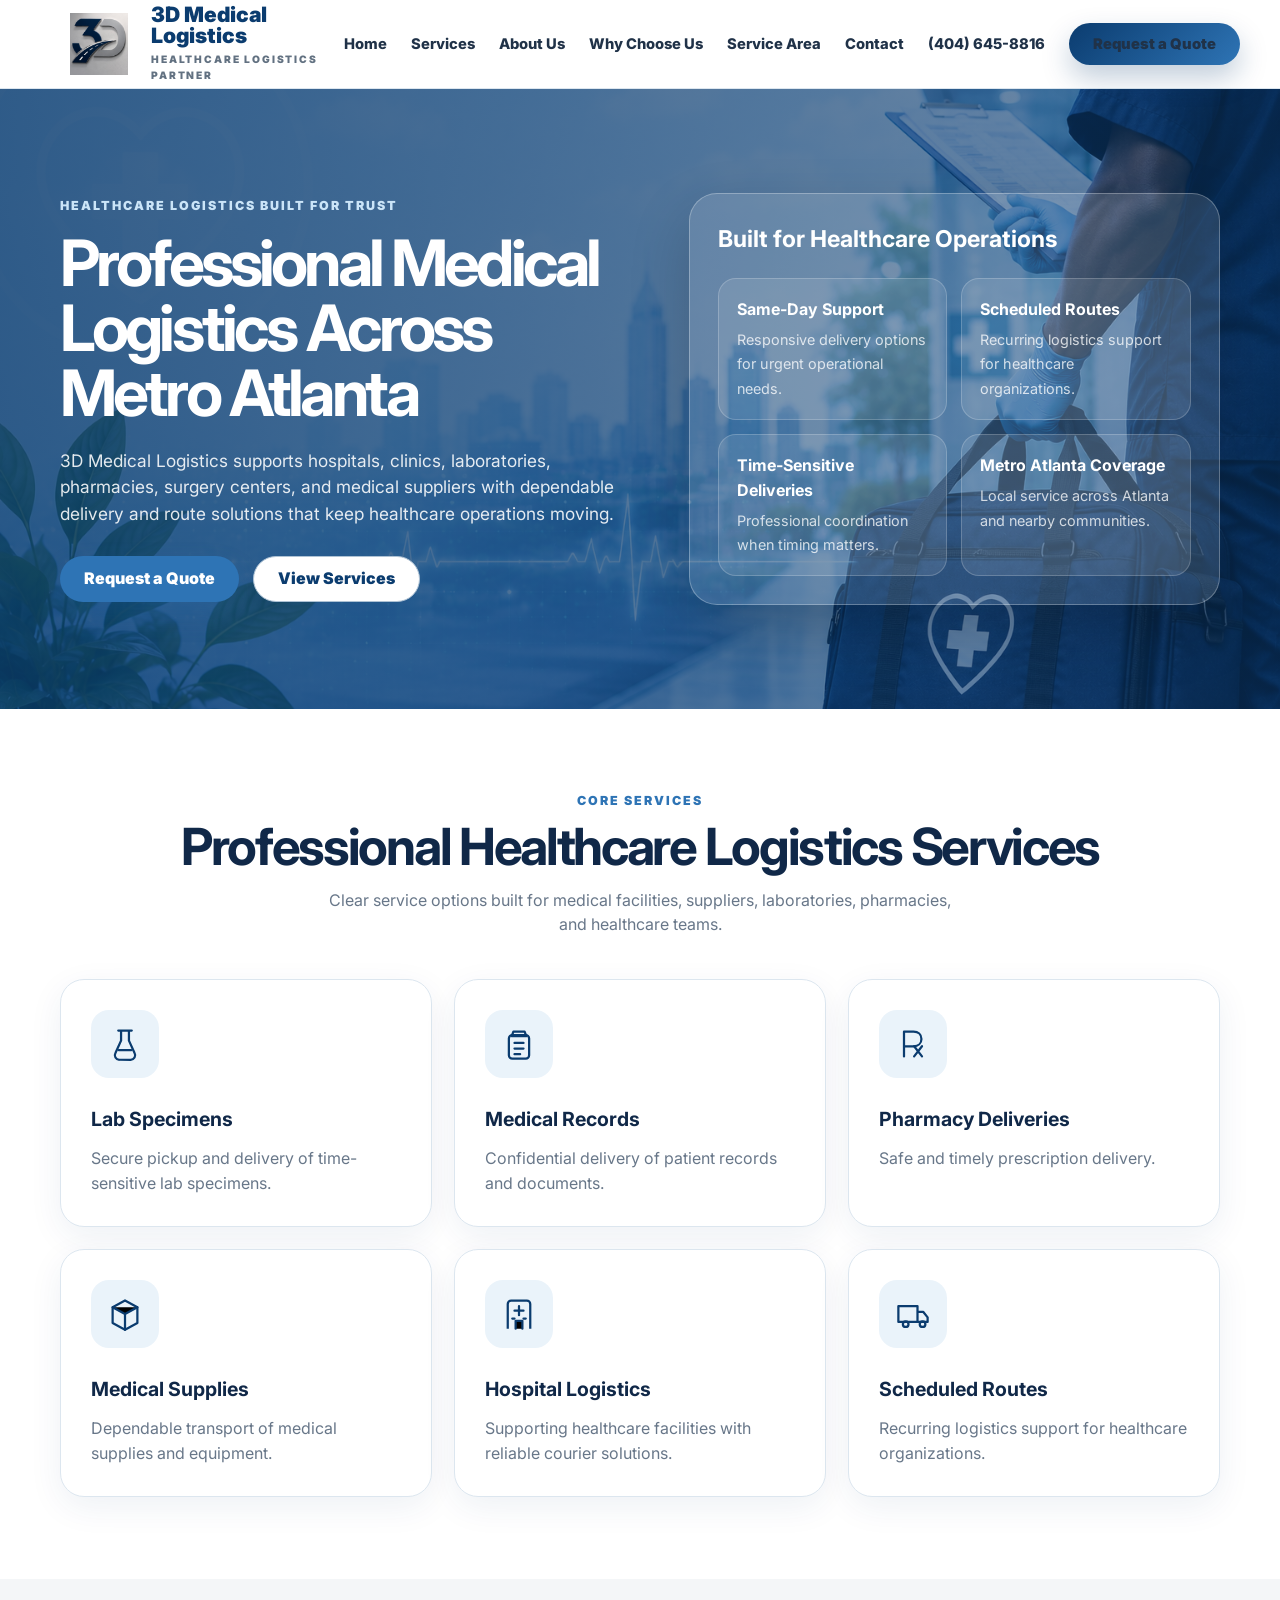
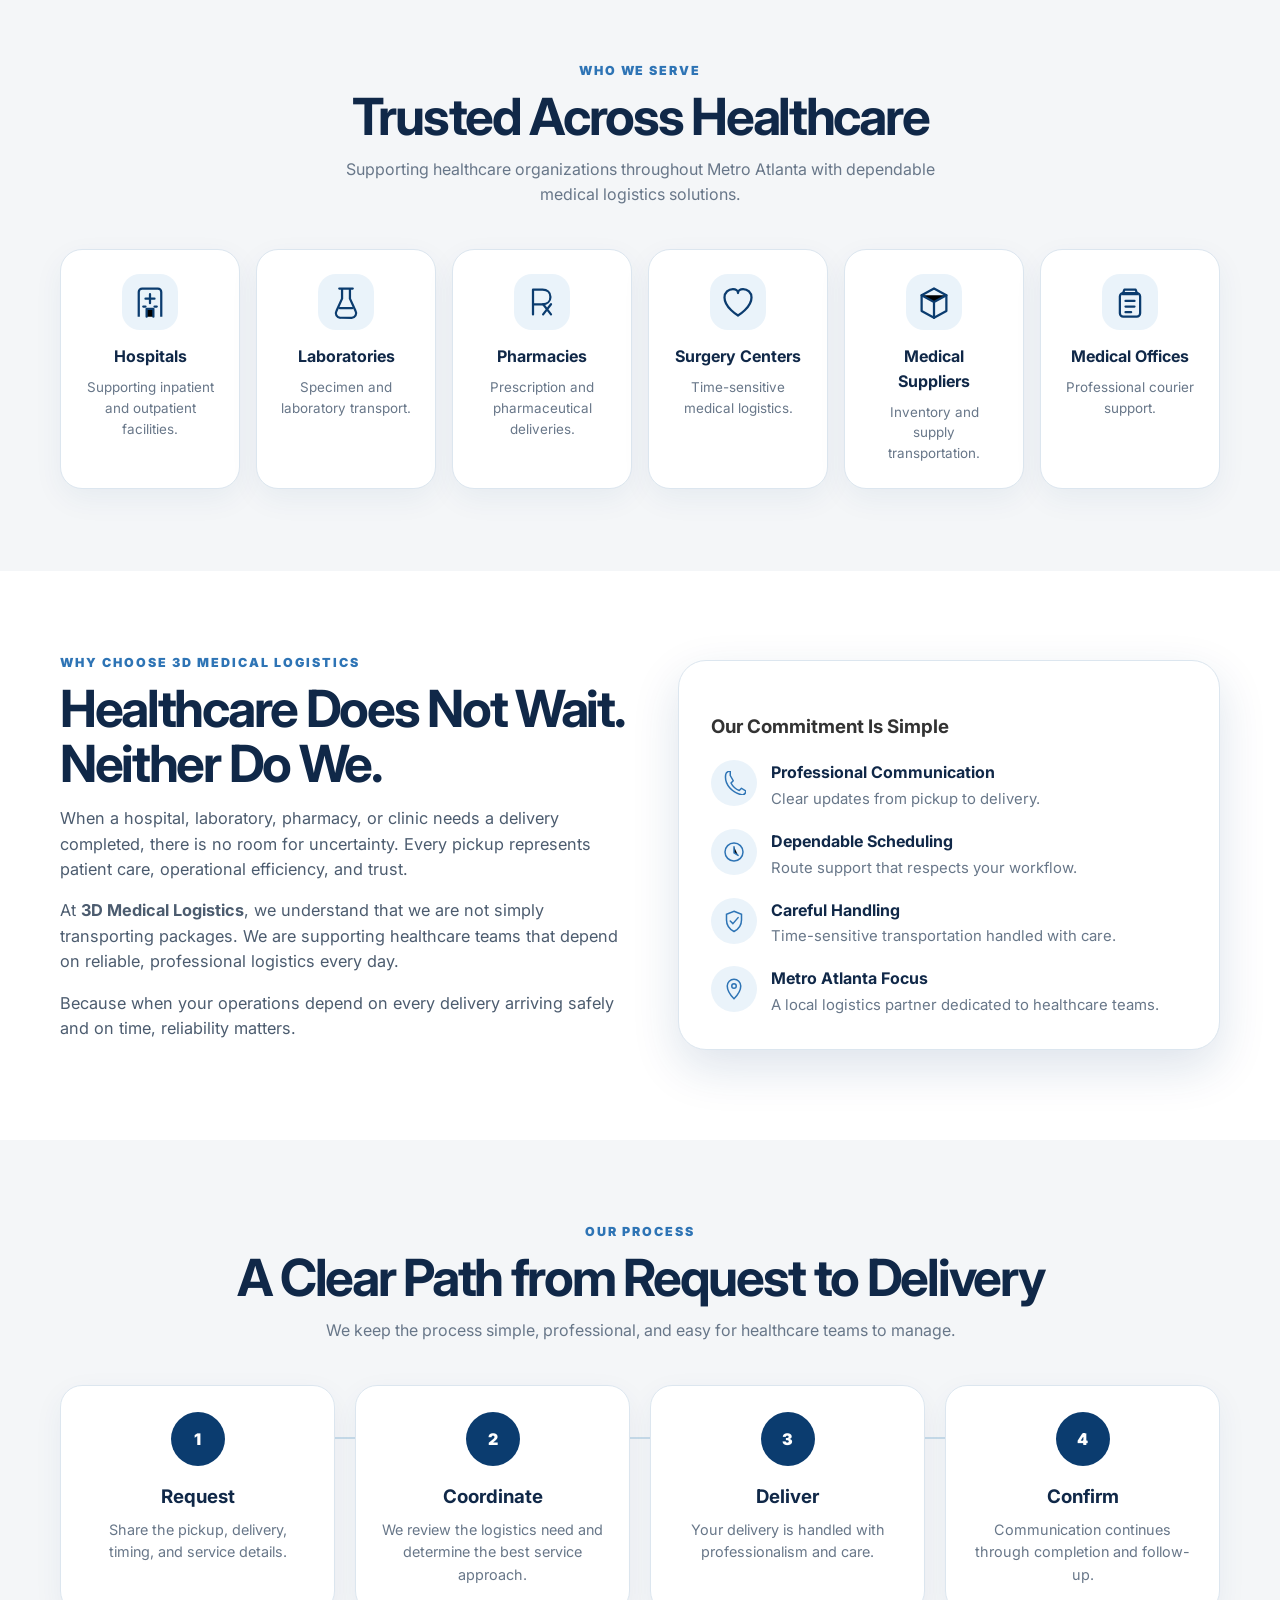
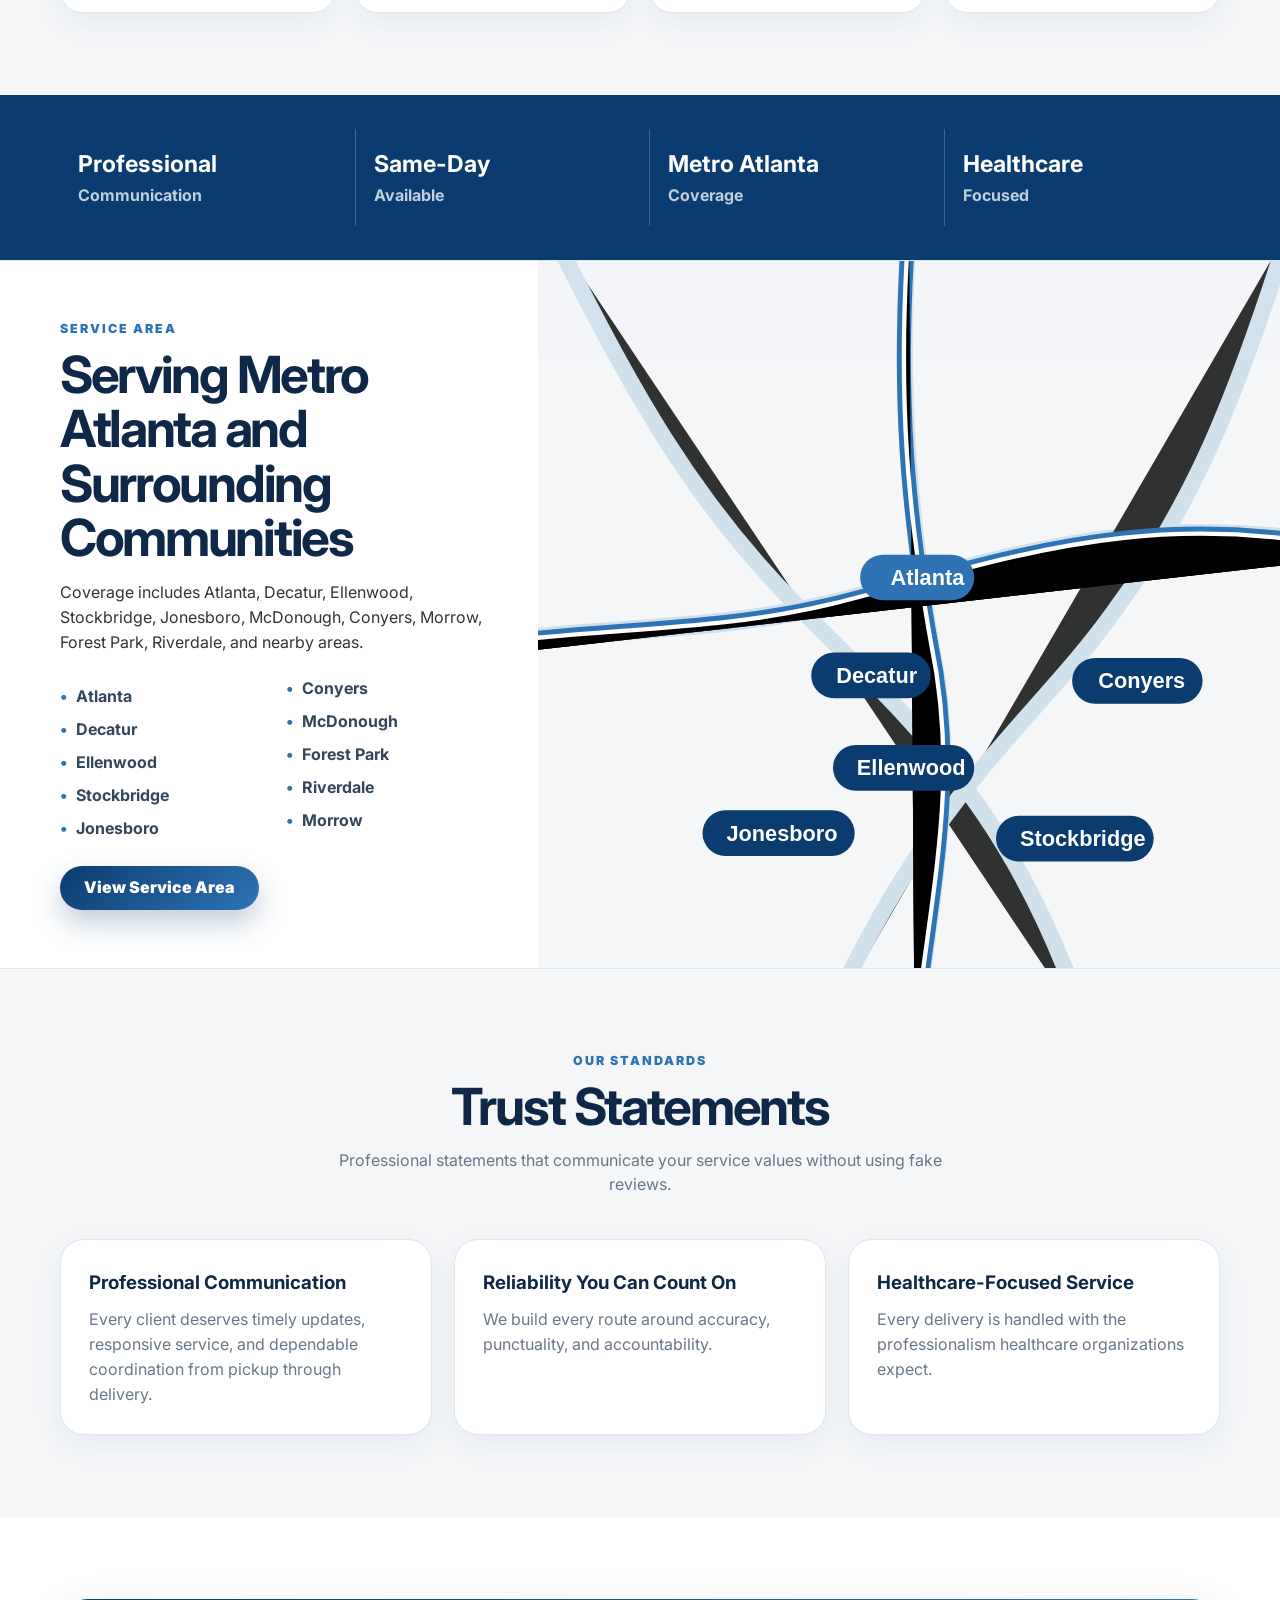
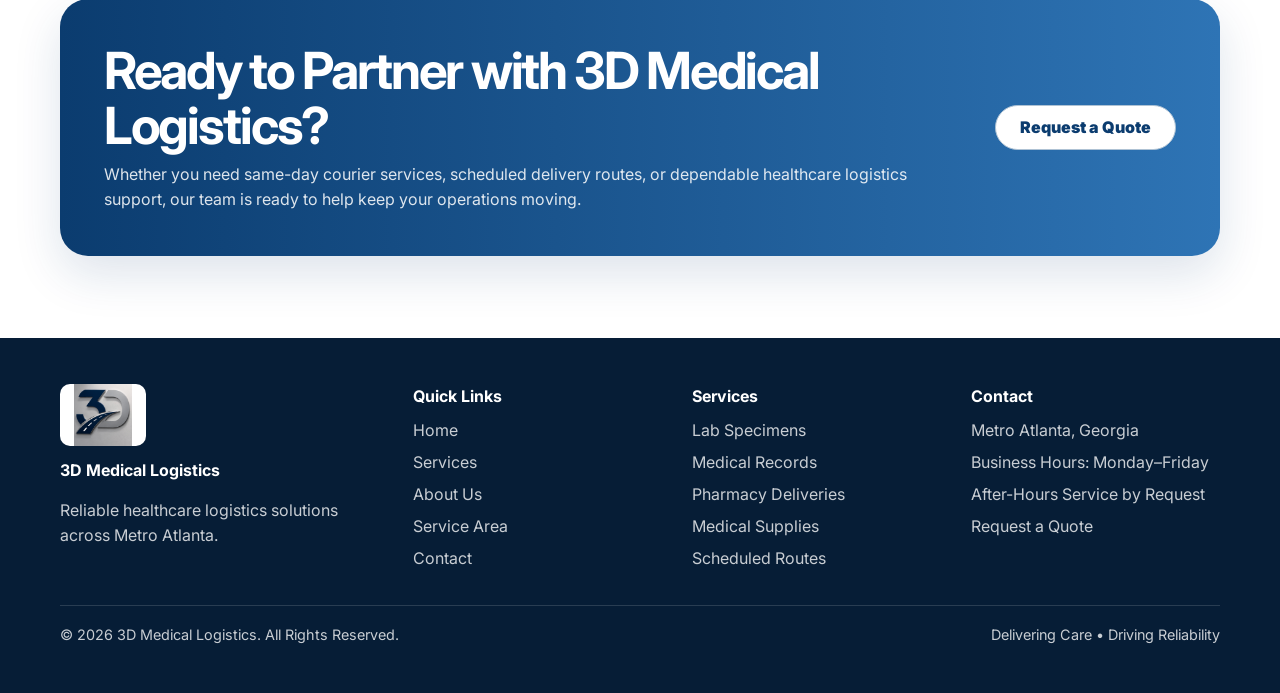
<file: 3d-medical-logistics-site/index.html>
<!doctype html><html lang="en"><head><meta charset="utf-8"><meta name="viewport" content="width=device-width,initial-scale=1"><title>3D Medical Logistics | Medical Courier Services</title><meta name="description" content="Professional medical courier and healthcare logistics services across Metro Atlanta."><link rel="stylesheet" href="styles.css"></head><body><header class="header"><div class="container nav">
<a class="brand" href="index.html"><img src="assets/logo.png" alt="3D Medical Logistics logo"><span><strong>3D Medical Logistics</strong><small>Healthcare Logistics Partner</small></span></a>
<button class="menu" type="button">Menu</button>
<nav class="links">
<a href="index.html">Home</a><a href="services.html">Services</a><a href="about.html">About Us</a><a href="why-choose-us.html">Why Choose Us</a><a href="service-area.html">Service Area</a><a href="contact.html">Contact</a><a class="phone-link" href="tel:4046458816">(404) 645-8816</a><a class="btn btn-primary" href="contact.html">Request a Quote</a>
</nav></div></header><main>
<section class="hero"><div class="container hero-grid"><div><span class="kicker">Healthcare Logistics Built for Trust</span><h1>Professional Medical Logistics Across Metro Atlanta</h1><p>3D Medical Logistics supports hospitals, clinics, laboratories, pharmacies, surgery centers, and medical suppliers with dependable delivery and route solutions that keep healthcare operations moving.</p><div class="hero-actions"><a class="btn btn-blue" href="contact.html">Request a Quote</a><a class="btn btn-outline" href="services.html">View Services</a></div></div><div class="hero-panel"><h3>Built for Healthcare Operations</h3><div class="panel-grid"><div class="panel-item"><strong>Same-Day Support</strong><span>Responsive delivery options for urgent operational needs.</span></div><div class="panel-item"><strong>Scheduled Routes</strong><span>Recurring logistics support for healthcare organizations.</span></div><div class="panel-item"><strong>Time-Sensitive Deliveries</strong><span>Professional coordination when timing matters.</span></div><div class="panel-item"><strong>Metro Atlanta Coverage</strong><span>Local service across Atlanta and nearby communities.</span></div></div></div></div></section>
<section class="section"><div class="container"><div class="section-head"><span class="eyebrow">Core Services</span><h2>Professional Healthcare Logistics Services</h2><p>Clear service options built for medical facilities, suppliers, laboratories, pharmacies, and healthcare teams.</p></div><div class="services-grid">
<a class="service-card" href="services.html#lab-specimens"><div class="icon-box"><svg viewBox="0 0 64 64"><path d="M20 8h24M25 8v18L15 48a8 8 0 0 0 7 12h20a8 8 0 0 0 7-12L39 26V8" fill="none" stroke="currentColor" stroke-width="4" stroke-linecap="round" stroke-linejoin="round"/><path d="M21 43h22" stroke="currentColor" stroke-width="4" stroke-linecap="round"/></svg></div><h3>Lab Specimens</h3><p>Secure pickup and delivery of time-sensitive lab specimens.</p></a>
<a class="service-card" href="services.html#medical-records"><div class="icon-box"><svg viewBox="0 0 64 64"><path d="M22 10h20l3 8H19l3-8Z" fill="none" stroke="currentColor" stroke-width="4" stroke-linejoin="round"/><rect x="14" y="16" width="36" height="42" rx="6" fill="none" stroke="currentColor" stroke-width="4"/><path d="M24 30h16M24 40h16M24 50h10" stroke="currentColor" stroke-width="4" stroke-linecap="round"/></svg></div><h3>Medical Records</h3><p>Confidential delivery of patient records and documents.</p></a>
<a class="service-card" href="services.html#pharmacy-deliveries"><div class="icon-box"><svg viewBox="0 0 64 64"><path d="M16 54V10h17c8 0 14 5 14 13s-6 13-14 13H16" fill="none" stroke="currentColor" stroke-width="4" stroke-linecap="round" stroke-linejoin="round"/><path d="M34 36l14 18M48 36 34 54" stroke="currentColor" stroke-width="4" stroke-linecap="round"/></svg></div><h3>Pharmacy Deliveries</h3><p>Safe and timely prescription delivery.</p></a>
<a class="service-card" href="services.html#medical-supplies"><div class="icon-box"><svg viewBox="0 0 64 64"><path d="M10 20 32 8l22 12v28L32 60 10 48V20Z" fill="none" stroke="currentColor" stroke-width="4" stroke-linejoin="round"/><path d="M10 20l22 12 22-12M32 32v28" stroke="currentColor" stroke-width="4" stroke-linecap="round" stroke-linejoin="round"/></svg></div><h3>Medical Supplies</h3><p>Dependable transport of medical supplies and equipment.</p></a>
<a class="service-card" href="services.html#hospital-logistics"><div class="icon-box"><svg viewBox="0 0 64 64"><path d="M12 58V14a6 6 0 0 1 6-6h28a6 6 0 0 1 6 6v44" fill="none" stroke="currentColor" stroke-width="4" stroke-linejoin="round"/><path d="M26 58V44h12v14M32 18v16M24 26h16M20 40h4M40 40h4" stroke="currentColor" stroke-width="4" stroke-linecap="round" stroke-linejoin="round"/></svg></div><h3>Hospital Logistics</h3><p>Supporting healthcare facilities with reliable courier solutions.</p></a>
<a class="service-card" href="services.html#scheduled-routes"><div class="icon-box"><svg viewBox="0 0 64 64"><path d="M6 18h34v28H6V18Zm34 10h10l8 10v8H40V28Z" fill="none" stroke="currentColor" stroke-width="4" stroke-linejoin="round"/><circle cx="19" cy="50" r="5" fill="none" stroke="currentColor" stroke-width="4"/><circle cx="49" cy="50" r="5" fill="none" stroke="currentColor" stroke-width="4"/></svg></div><h3>Scheduled Routes</h3><p>Recurring logistics support for healthcare organizations.</p></a>
</div></div></section>
<section class="section section-soft"><div class="container"><div class="section-head"><span class="eyebrow">Who We Serve</span><h2>Trusted Across Healthcare</h2><p>Supporting healthcare organizations throughout Metro Atlanta with dependable medical logistics solutions.</p></div><div class="who-grid">
<div class="who-card"><div class="icon-box"><svg viewBox="0 0 64 64"><path d="M12 58V14a6 6 0 0 1 6-6h28a6 6 0 0 1 6 6v44" fill="none" stroke="currentColor" stroke-width="4" stroke-linejoin="round"/><path d="M26 58V44h12v14M32 18v16M24 26h16M20 40h4M40 40h4" stroke="currentColor" stroke-width="4" stroke-linecap="round" stroke-linejoin="round"/></svg></div><h3>Hospitals</h3><p>Supporting inpatient and outpatient facilities.</p></div>
<div class="who-card"><div class="icon-box"><svg viewBox="0 0 64 64"><path d="M20 8h24M25 8v18L15 48a8 8 0 0 0 7 12h20a8 8 0 0 0 7-12L39 26V8" fill="none" stroke="currentColor" stroke-width="4" stroke-linecap="round" stroke-linejoin="round"/><path d="M21 43h22" stroke="currentColor" stroke-width="4" stroke-linecap="round"/></svg></div><h3>Laboratories</h3><p>Specimen and laboratory transport.</p></div>
<div class="who-card"><div class="icon-box"><svg viewBox="0 0 64 64"><path d="M16 54V10h17c8 0 14 5 14 13s-6 13-14 13H16" fill="none" stroke="currentColor" stroke-width="4" stroke-linecap="round" stroke-linejoin="round"/><path d="M34 36l14 18M48 36 34 54" stroke="currentColor" stroke-width="4" stroke-linecap="round"/></svg></div><h3>Pharmacies</h3><p>Prescription and pharmaceutical deliveries.</p></div>
<div class="who-card"><div class="icon-box"><svg viewBox="0 0 64 64"><path d="M32 56S8 42 8 24c0-9 7-15 15-15 5 0 9 3 9 7 0-4 4-7 9-7 8 0 15 6 15 15 0 18-24 32-24 32Z" fill="none" stroke="currentColor" stroke-width="4" stroke-linejoin="round"/></svg></div><h3>Surgery Centers</h3><p>Time-sensitive medical logistics.</p></div>
<div class="who-card"><div class="icon-box"><svg viewBox="0 0 64 64"><path d="M10 20 32 8l22 12v28L32 60 10 48V20Z" fill="none" stroke="currentColor" stroke-width="4" stroke-linejoin="round"/><path d="M10 20l22 12 22-12M32 32v28" stroke="currentColor" stroke-width="4" stroke-linecap="round" stroke-linejoin="round"/></svg></div><h3>Medical Suppliers</h3><p>Inventory and supply transportation.</p></div>
<div class="who-card"><div class="icon-box"><svg viewBox="0 0 64 64"><path d="M22 10h20l3 8H19l3-8Z" fill="none" stroke="currentColor" stroke-width="4" stroke-linejoin="round"/><rect x="14" y="16" width="36" height="42" rx="6" fill="none" stroke="currentColor" stroke-width="4"/><path d="M24 30h16M24 40h16M24 50h10" stroke="currentColor" stroke-width="4" stroke-linecap="round"/></svg></div><h3>Medical Offices</h3><p>Professional courier support.</p></div>
</div></div></section>
<section class="section"><div class="container why-human"><div class="why-copy"><span class="eyebrow">Why Choose 3D Medical Logistics</span><h2>Healthcare Does Not Wait. Neither Do We.</h2><p>When a hospital, laboratory, pharmacy, or clinic needs a delivery completed, there is no room for uncertainty. Every pickup represents patient care, operational efficiency, and trust.</p><p>At <strong>3D Medical Logistics</strong>, we understand that we are not simply transporting packages. We are supporting healthcare teams that depend on reliable, professional logistics every day.</p><p>Because when your operations depend on every delivery arriving safely and on time, reliability matters.</p></div><div class="commit-card"><h3>Our Commitment Is Simple</h3><div class="commit-list">
<div class="commit"><div class="mini"><svg viewBox="0 0 64 64"><path d="M22 12 30 26l-6 6c5 10 12 16 22 20l6-6 12 8c-1 5-4 9-9 10C28 59 5 36 10 9c1-5 5-8 12-9v12Z" fill="none" stroke="currentColor" stroke-width="4" stroke-linejoin="round"/></svg></div><div><strong>Professional Communication</strong><span>Clear updates from pickup to delivery.</span></div></div>
<div class="commit"><div class="mini"><svg viewBox="0 0 64 64"><circle cx="32" cy="32" r="24" fill="none" stroke="currentColor" stroke-width="4"/><path d="M32 18v16l11 7" stroke="currentColor" stroke-width="4" stroke-linecap="round"/></svg></div><div><strong>Dependable Scheduling</strong><span>Route support that respects your workflow.</span></div></div>
<div class="commit"><div class="mini"><svg viewBox="0 0 64 64"><path d="M32 6 52 14v15c0 16-9 25-20 31C21 54 12 45 12 29V14l20-8Z" fill="none" stroke="currentColor" stroke-width="4"/><path d="m22 32 7 7 14-16" fill="none" stroke="currentColor" stroke-width="4" stroke-linecap="round"/></svg></div><div><strong>Careful Handling</strong><span>Time-sensitive transportation handled with care.</span></div></div>
<div class="commit"><div class="mini"><svg viewBox="0 0 64 64"><path d="M32 58s18-18 18-34A18 18 0 0 0 14 24c0 16 18 34 18 34Z" fill="none" stroke="currentColor" stroke-width="4"/><circle cx="32" cy="24" r="6" fill="none" stroke="currentColor" stroke-width="4"/></svg></div><div><strong>Metro Atlanta Focus</strong><span>A local logistics partner dedicated to healthcare teams.</span></div></div>
</div></div></div></section>
<section class="section section-soft"><div class="container"><div class="section-head"><span class="eyebrow">Our Process</span><h2>A Clear Path from Request to Delivery</h2><p>We keep the process simple, professional, and easy for healthcare teams to manage.</p></div><div class="how"><div class="step"><div class="step-num">1</div><h3>Request</h3><p>Share the pickup, delivery, timing, and service details.</p></div><div class="step"><div class="step-num">2</div><h3>Coordinate</h3><p>We review the logistics need and determine the best service approach.</p></div><div class="step"><div class="step-num">3</div><h3>Deliver</h3><p>Your delivery is handled with professionalism and care.</p></div><div class="step"><div class="step-num">4</div><h3>Confirm</h3><p>Communication continues through completion and follow-up.</p></div></div></div></section>
<section class="stats"><div class="container stats-grid"><div class="stat"><strong>Professional</strong><span>Communication</span></div><div class="stat"><strong>Same-Day</strong><span>Available</span></div><div class="stat"><strong>Metro Atlanta</strong><span>Coverage</span></div><div class="stat"><strong>Healthcare</strong><span>Focused</span></div></div></section>
<section class="map-section"><div class="map-copy"><span class="eyebrow">Service Area</span><h2>Serving Metro Atlanta and Surrounding Communities</h2><p>Coverage includes Atlanta, Decatur, Ellenwood, Stockbridge, Jonesboro, McDonough, Conyers, Morrow, Forest Park, Riverdale, and nearby areas.</p><ul class="areas"><li>Atlanta</li><li>Decatur</li><li>Ellenwood</li><li>Stockbridge</li><li>Jonesboro</li><li>Conyers</li><li>McDonough</li><li>Forest Park</li><li>Riverdale</li><li>Morrow</li></ul><a class="btn btn-primary" href="service-area.html">View Service Area</a></div><div class="map-img"></div></section>
<section class="section section-soft"><div class="container"><div class="section-head"><span class="eyebrow">Our Standards</span><h2>Trust Statements</h2><p>Professional statements that communicate your service values without using fake reviews.</p></div><div class="trust-values"><div class="value-card"><h3>Professional Communication</h3><p>Every client deserves timely updates, responsive service, and dependable coordination from pickup through delivery.</p></div><div class="value-card"><h3>Reliability You Can Count On</h3><p>We build every route around accuracy, punctuality, and accountability.</p></div><div class="value-card"><h3>Healthcare-Focused Service</h3><p>Every delivery is handled with the professionalism healthcare organizations expect.</p></div></div></div></section>
<section class="section"><div class="container"><div class="cta"><div><h2>Ready to Partner with 3D Medical Logistics?</h2><p>Whether you need same-day courier services, scheduled delivery routes, or dependable healthcare logistics support, our team is ready to help keep your operations moving.</p></div><a class="btn btn-outline" href="contact.html">Request a Quote</a></div></div></section>
</main><footer class="footer"><div class="container">
<div class="footer-grid"><div><img src="assets/logo.png" alt="3D Medical Logistics logo"><strong>3D Medical Logistics</strong><p>Reliable healthcare logistics solutions across Metro Atlanta.</p></div>
<div><h4>Quick Links</h4><a href="index.html">Home</a><a href="services.html">Services</a><a href="about.html">About Us</a><a href="service-area.html">Service Area</a><a href="contact.html">Contact</a></div>
<div><h4>Services</h4><a href="services.html">Lab Specimens</a><a href="services.html">Medical Records</a><a href="services.html">Pharmacy Deliveries</a><a href="services.html">Medical Supplies</a><a href="services.html">Scheduled Routes</a></div>
<div><h4>Contact</h4><a href="contact.html">Metro Atlanta, Georgia</a><a href="contact.html">Business Hours: Monday–Friday</a><a href="contact.html">After-Hours Service by Request</a><a href="contact.html">Request a Quote</a></div></div>
<div class="footer-bottom"><span>© <span data-year></span> 3D Medical Logistics. All Rights Reserved.</span><span>Delivering Care • Driving Reliability</span></div>
</div></footer><script src="script.js"></script></body></html>
</file>
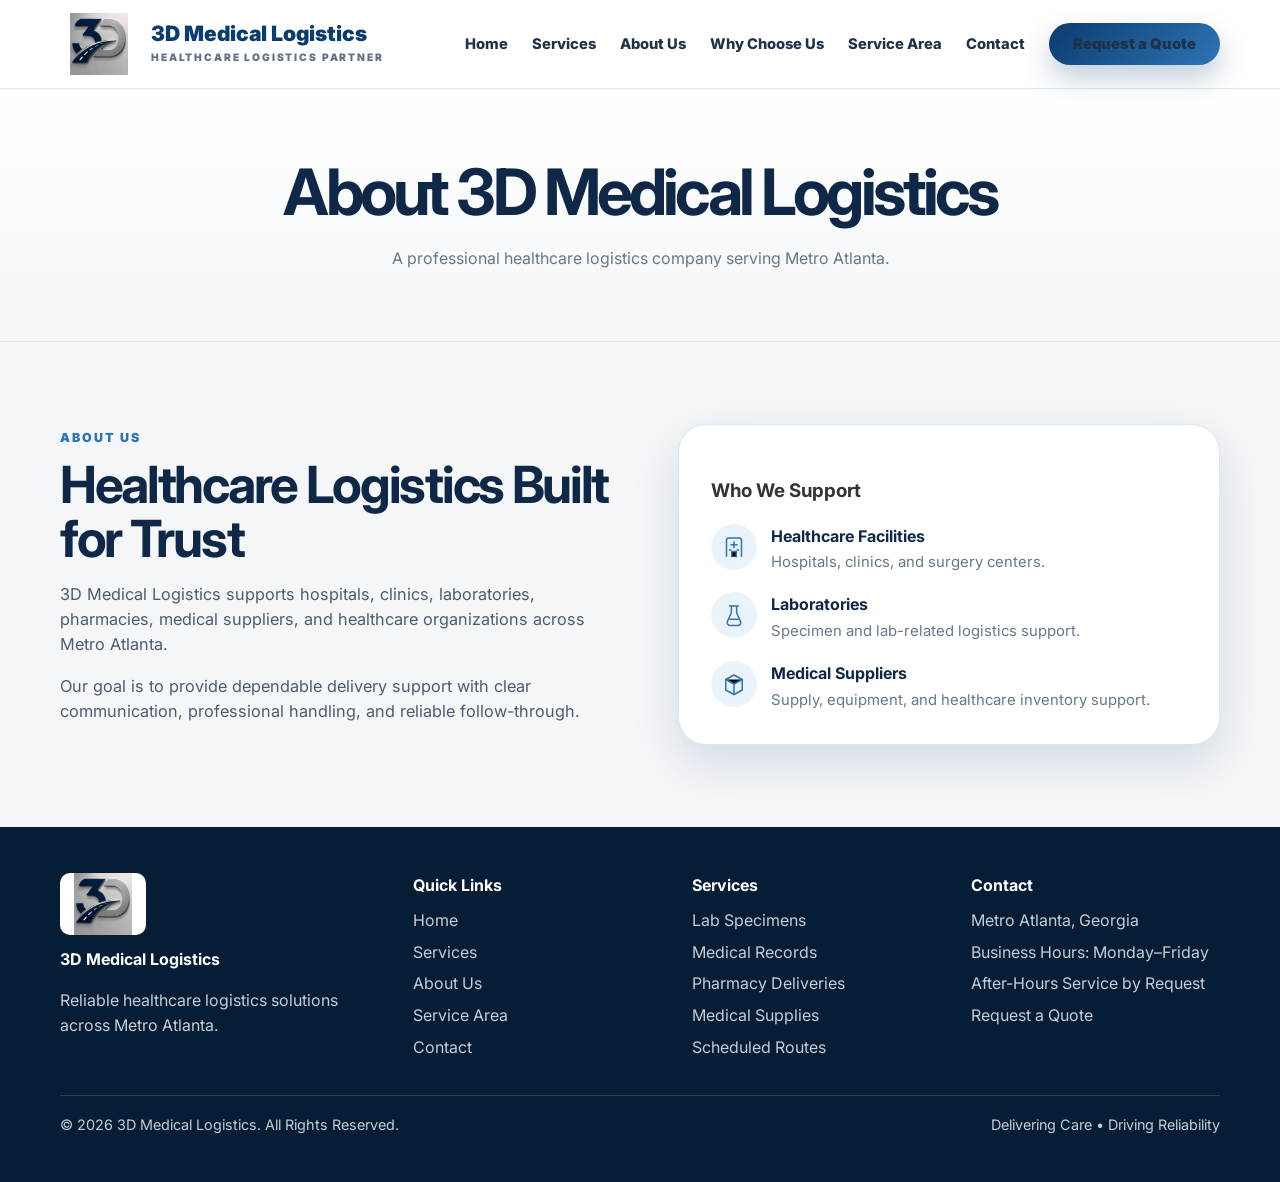
<file: 3d-medical-logistics-site/about.html>
<!doctype html><html lang="en"><head><meta charset="utf-8"><meta name="viewport" content="width=device-width,initial-scale=1"><title>About Us | 3D Medical Logistics</title><meta name="description" content="A professional healthcare logistics company serving Metro Atlanta."><link rel="stylesheet" href="styles.css"></head><body><header class="header"><div class="container nav">
<a class="brand" href="index.html"><img src="assets/logo.png" alt="3D Medical Logistics logo"><span><strong>3D Medical Logistics</strong><small>Healthcare Logistics Partner</small></span></a>
<button class="menu" type="button">Menu</button>
<nav class="links">
<a href="index.html">Home</a><a href="services.html">Services</a><a href="about.html">About Us</a><a href="why-choose-us.html">Why Choose Us</a><a href="service-area.html">Service Area</a><a href="contact.html">Contact</a><a class="btn btn-primary" href="contact.html">Request a Quote</a>
</nav></div></header><main><section class="page-hero"><div class="container"><h1>About 3D Medical Logistics</h1><p>A professional healthcare logistics company serving Metro Atlanta.</p></div></section><section class="section section-soft"><div class="container why-human"><div class="why-copy"><span class="eyebrow">About Us</span><h2>Healthcare Logistics Built for Trust</h2><p>3D Medical Logistics supports hospitals, clinics, laboratories, pharmacies, medical suppliers, and healthcare organizations across Metro Atlanta.</p><p>Our goal is to provide dependable delivery support with clear communication, professional handling, and reliable follow-through.</p></div><div class="commit-card"><h3>Who We Support</h3><div class="commit-list"><div class="commit"><div class="mini"><svg viewBox="0 0 64 64"><path d="M12 58V14a6 6 0 0 1 6-6h28a6 6 0 0 1 6 6v44" fill="none" stroke="currentColor" stroke-width="4" stroke-linejoin="round"/><path d="M26 58V44h12v14M32 18v16M24 26h16M20 40h4M40 40h4" stroke="currentColor" stroke-width="4" stroke-linecap="round" stroke-linejoin="round"/></svg></div><div><strong>Healthcare Facilities</strong><span>Hospitals, clinics, and surgery centers.</span></div></div><div class="commit"><div class="mini"><svg viewBox="0 0 64 64"><path d="M20 8h24M25 8v18L15 48a8 8 0 0 0 7 12h20a8 8 0 0 0 7-12L39 26V8" fill="none" stroke="currentColor" stroke-width="4" stroke-linecap="round" stroke-linejoin="round"/><path d="M21 43h22" stroke="currentColor" stroke-width="4" stroke-linecap="round"/></svg></div><div><strong>Laboratories</strong><span>Specimen and lab-related logistics support.</span></div></div><div class="commit"><div class="mini"><svg viewBox="0 0 64 64"><path d="M10 20 32 8l22 12v28L32 60 10 48V20Z" fill="none" stroke="currentColor" stroke-width="4" stroke-linejoin="round"/><path d="M10 20l22 12 22-12M32 32v28" stroke="currentColor" stroke-width="4" stroke-linecap="round" stroke-linejoin="round"/></svg></div><div><strong>Medical Suppliers</strong><span>Supply, equipment, and healthcare inventory support.</span></div></div></div></div></div></section></main><footer class="footer"><div class="container">
<div class="footer-grid"><div><img src="assets/logo.png" alt="3D Medical Logistics logo"><strong>3D Medical Logistics</strong><p>Reliable healthcare logistics solutions across Metro Atlanta.</p></div>
<div><h4>Quick Links</h4><a href="index.html">Home</a><a href="services.html">Services</a><a href="about.html">About Us</a><a href="service-area.html">Service Area</a><a href="contact.html">Contact</a></div>
<div><h4>Services</h4><a href="services.html">Lab Specimens</a><a href="services.html">Medical Records</a><a href="services.html">Pharmacy Deliveries</a><a href="services.html">Medical Supplies</a><a href="services.html">Scheduled Routes</a></div>
<div><h4>Contact</h4><a href="contact.html">Metro Atlanta, Georgia</a><a href="contact.html">Business Hours: Monday–Friday</a><a href="contact.html">After-Hours Service by Request</a><a href="contact.html">Request a Quote</a></div></div>
<div class="footer-bottom"><span>© <span data-year></span> 3D Medical Logistics. All Rights Reserved.</span><span>Delivering Care • Driving Reliability</span></div>
</div></footer><script src="script.js"></script></body></html>
</file>
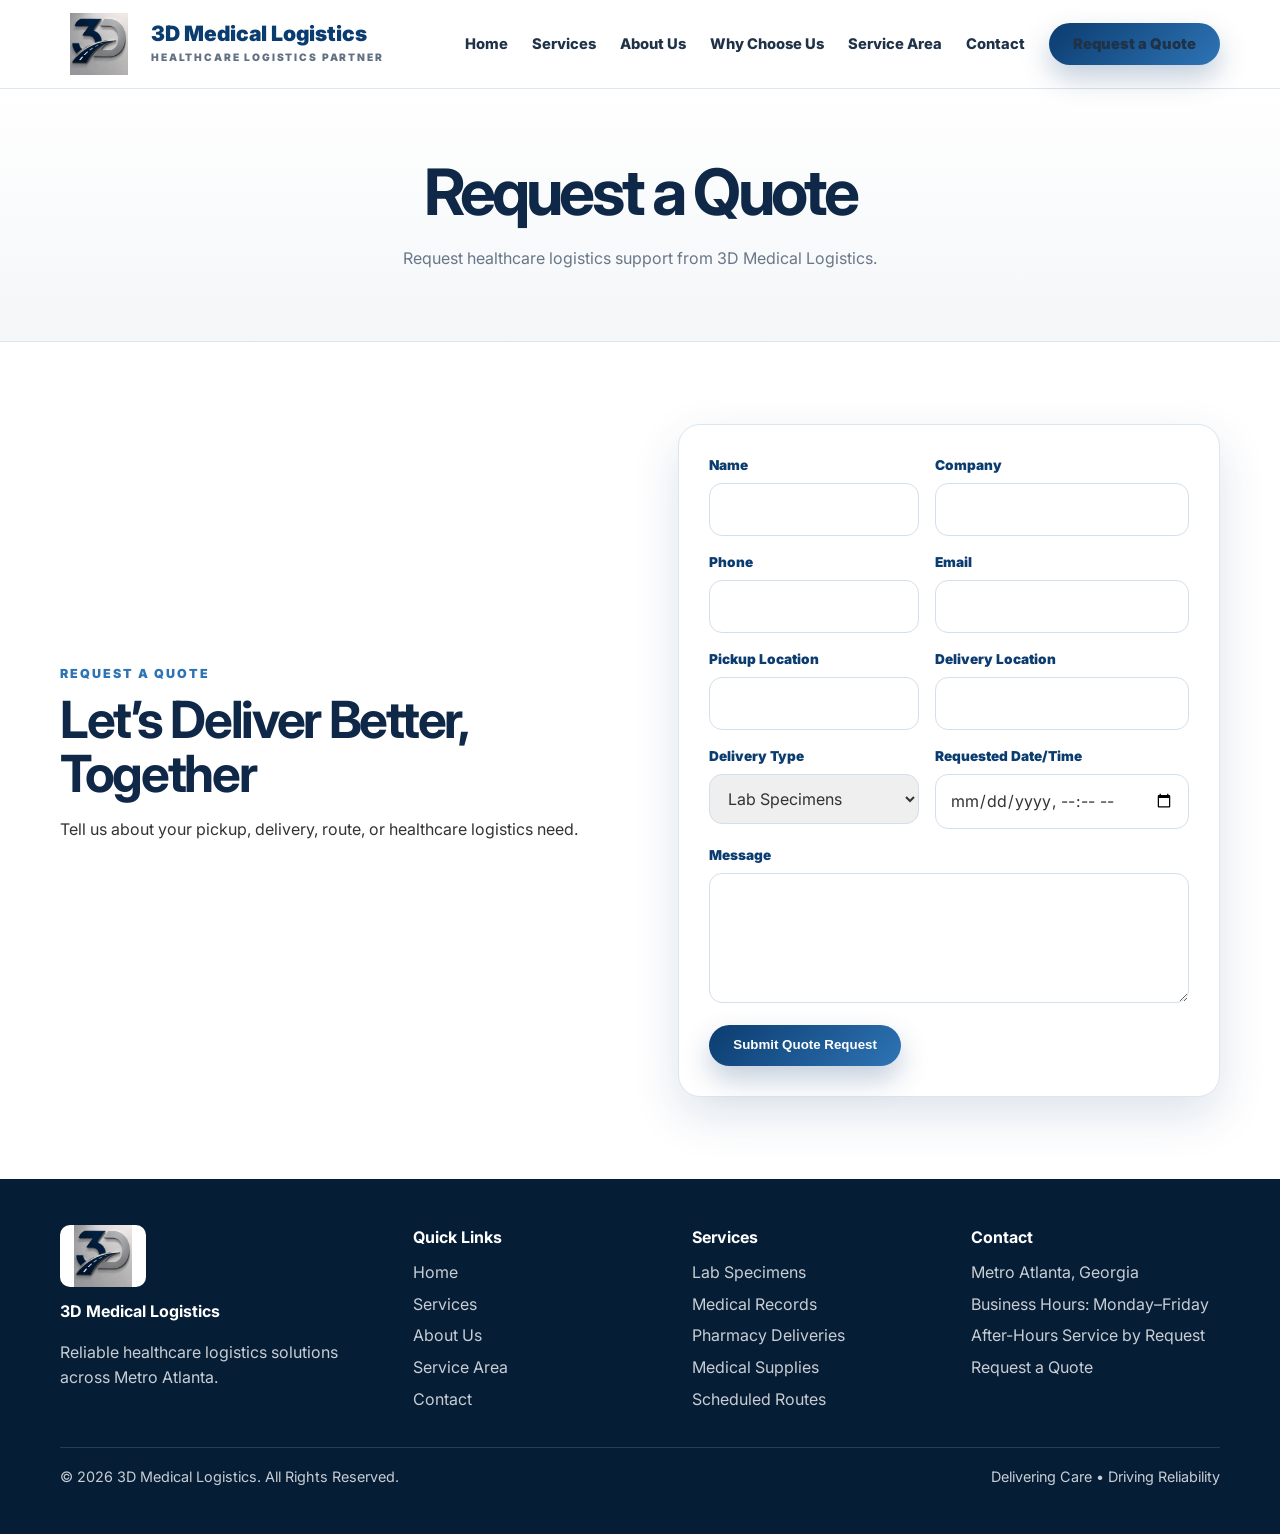
<file: 3d-medical-logistics-site/contact.html>
<!doctype html>
<html lang="en">
<head>
  <meta charset="utf-8">
  <meta name="viewport" content="width=device-width, initial-scale=1">
  <title>Contact | 3D Medical Logistics</title>
  <meta
    name="description"
    content="Request healthcare logistics support from 3D Medical Logistics."
  >
  <link rel="stylesheet" href="styles.css">
</head>

<body>
  <header class="header">
    <div class="container nav">
      <a class="brand" href="index.html">
        <img src="assets/logo.png" alt="3D Medical Logistics logo">
        <span>
          <strong>3D Medical Logistics</strong>
          <small>Healthcare Logistics Partner</small>
        </span>
      </a>

      <button class="menu" type="button">Menu</button>

      <nav class="links">
        <a href="index.html">Home</a>
        <a href="services.html">Services</a>
        <a href="about.html">About Us</a>
        <a href="why-choose-us.html">Why Choose Us</a>
        <a href="service-area.html">Service Area</a>
        <a href="contact.html">Contact</a>
        <a class="btn btn-primary" href="contact.html">Request a Quote</a>
      </nav>
    </div>
  </header>

  <main>
    <section class="page-hero">
      <div class="container">
        <h1>Request a Quote</h1>
        <p>Request healthcare logistics support from 3D Medical Logistics.</p>
      </div>
    </section>

    <section class="section">
      <div class="container why-human">
        <div>
          <span class="eyebrow">Request a Quote</span>
          <h2>Let’s Deliver Better, Together</h2>
          <p>
            Tell us about your pickup, delivery, route, or healthcare logistics need.
          </p>
        </div>

        <form
          class="form-card"
          name="quote-request"
          method="POST"
          data-netlify="true"
          netlify-honeypot="bot-field"
          action="/thank-you.html"
        >
          <input type="hidden" name="form-name" value="quote-request">

          <p hidden>
            <label>
              Don’t fill this out:
              <input name="bot-field">
            </label>
          </p>

          <div class="form-grid">
            <div>
              <label for="name">Name</label>
              <input id="name" name="name" type="text" required>
            </div>

            <div>
              <label for="company">Company</label>
              <input id="company" name="company" type="text">
            </div>

            <div>
              <label for="phone">Phone</label>
              <input id="phone" name="phone" type="tel">
            </div>

            <div>
              <label for="email">Email</label>
              <input id="email" name="email" type="email" required>
            </div>

            <div>
              <label for="pickup_location">Pickup Location</label>
              <input
                id="pickup_location"
                name="pickup_location"
                type="text"
              >
            </div>

            <div>
              <label for="delivery_location">Delivery Location</label>
              <input
                id="delivery_location"
                name="delivery_location"
                type="text"
              >
            </div>

            <div>
              <label for="delivery_type">Delivery Type</label>
              <select id="delivery_type" name="delivery_type">
                <option value="Lab Specimens">Lab Specimens</option>
                <option value="Medical Records">Medical Records</option>
                <option value="Pharmacy Deliveries">Pharmacy Deliveries</option>
                <option value="Medical Supplies">Medical Supplies</option>
                <option value="Hospital Logistics">Hospital Logistics</option>
                <option value="Scheduled Routes">Scheduled Routes</option>
              </select>
            </div>

            <div>
              <label for="requested_date_time">Requested Date/Time</label>
              <input
                id="requested_date_time"
                name="requested_date_time"
                type="datetime-local"
              >
            </div>

            <div class="full">
              <label for="message">Message</label>
              <textarea id="message" name="message"></textarea>
            </div>

            <div class="full">
              <button class="btn btn-primary" type="submit">
                Submit Quote Request
              </button>
            </div>
          </div>
        </form>
      </div>
    </section>
  </main>

  <footer class="footer">
    <div class="container">
      <div class="footer-grid">
        <div>
          <img src="assets/logo.png" alt="3D Medical Logistics logo">
          <strong>3D Medical Logistics</strong>
          <p>Reliable healthcare logistics solutions across Metro Atlanta.</p>
        </div>

        <div>
          <h4>Quick Links</h4>
          <a href="index.html">Home</a>
          <a href="services.html">Services</a>
          <a href="about.html">About Us</a>
          <a href="service-area.html">Service Area</a>
          <a href="contact.html">Contact</a>
        </div>

        <div>
          <h4>Services</h4>
          <a href="services.html">Lab Specimens</a>
          <a href="services.html">Medical Records</a>
          <a href="services.html">Pharmacy Deliveries</a>
          <a href="services.html">Medical Supplies</a>
          <a href="services.html">Scheduled Routes</a>
        </div>

        <div>
          <h4>Contact</h4>
          <a href="contact.html">Metro Atlanta, Georgia</a>
          <a href="contact.html">Business Hours: Monday–Friday</a>
          <a href="contact.html">After-Hours Service by Request</a>
          <a href="contact.html">Request a Quote</a>
        </div>
      </div>

      <div class="footer-bottom">
        <span>
          © <span data-year></span> 3D Medical Logistics. All Rights Reserved.
        </span>
        <span>Delivering Care • Driving Reliability</span>
      </div>
    </div>
  </footer>

  <script src="script.js"></script>
</body>
</html>
</file>
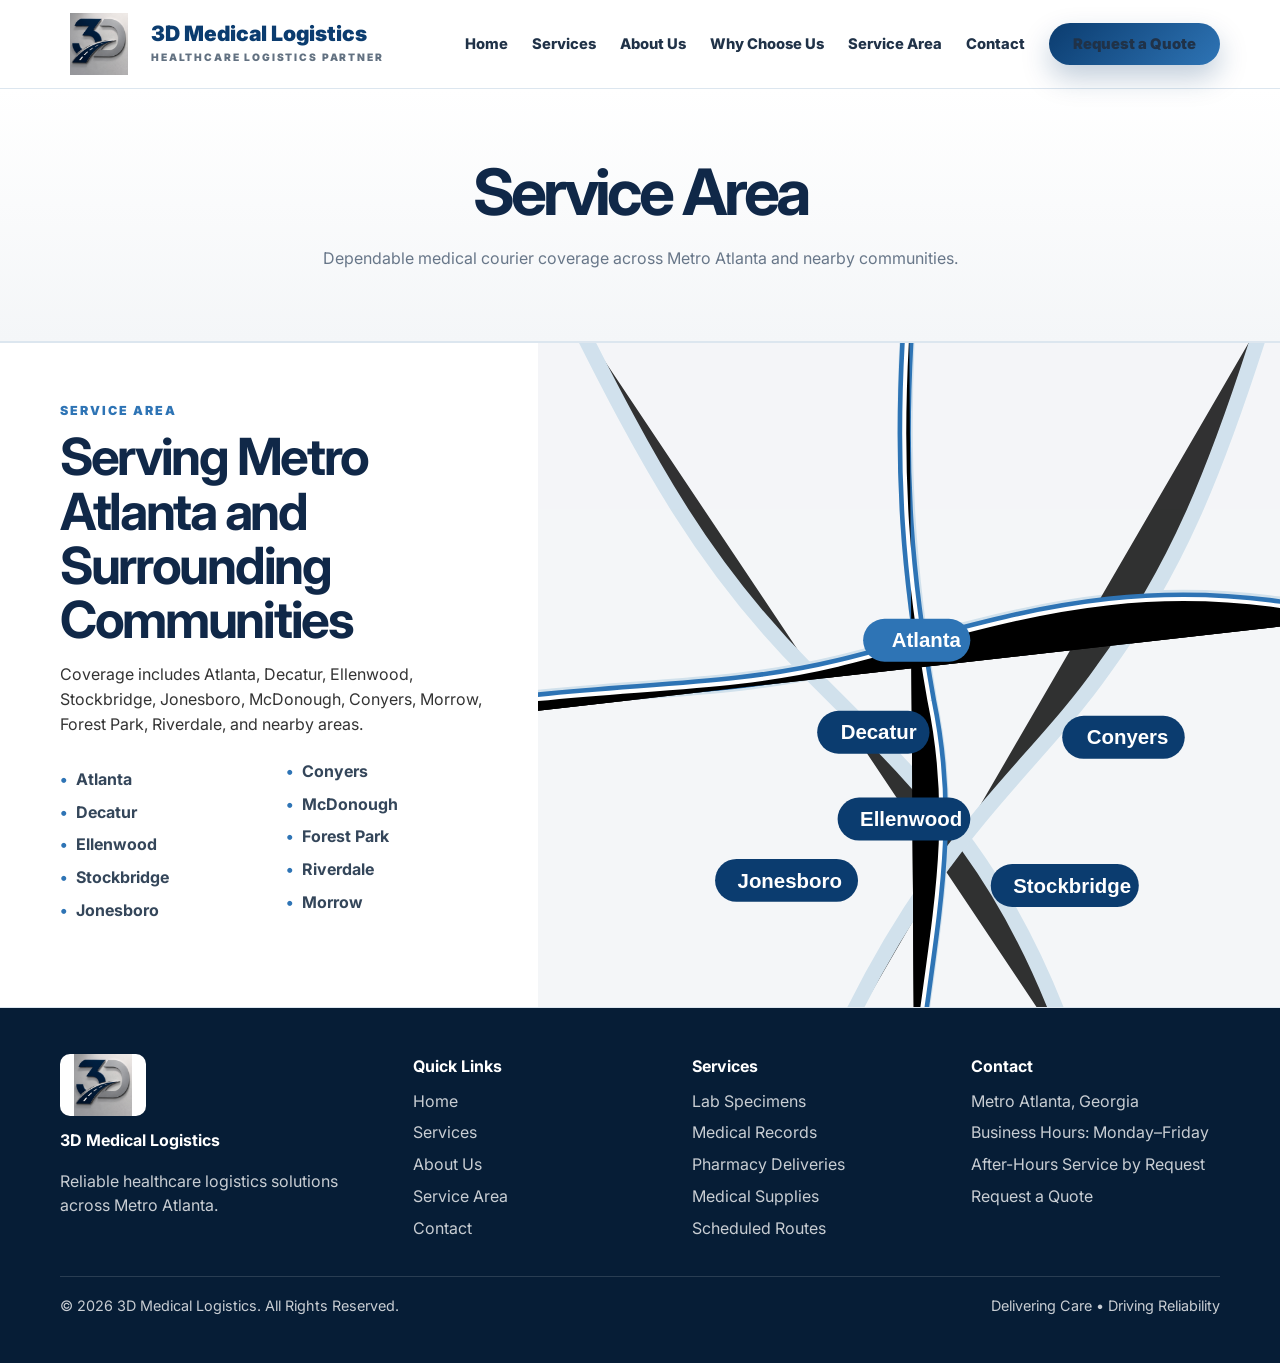
<file: 3d-medical-logistics-site/service-area.html>
<!doctype html><html lang="en"><head><meta charset="utf-8"><meta name="viewport" content="width=device-width,initial-scale=1"><title>Service Area | 3D Medical Logistics</title><meta name="description" content="Dependable medical courier coverage across Metro Atlanta and nearby communities."><link rel="stylesheet" href="styles.css"></head><body><header class="header"><div class="container nav">
<a class="brand" href="index.html"><img src="assets/logo.png" alt="3D Medical Logistics logo"><span><strong>3D Medical Logistics</strong><small>Healthcare Logistics Partner</small></span></a>
<button class="menu" type="button">Menu</button>
<nav class="links">
<a href="index.html">Home</a><a href="services.html">Services</a><a href="about.html">About Us</a><a href="why-choose-us.html">Why Choose Us</a><a href="service-area.html">Service Area</a><a href="contact.html">Contact</a><a class="btn btn-primary" href="contact.html">Request a Quote</a>
</nav></div></header><main><section class="page-hero"><div class="container"><h1>Service Area</h1><p>Dependable medical courier coverage across Metro Atlanta and nearby communities.</p></div></section><section class="map-section"><div class="map-copy"><span class="eyebrow">Service Area</span><h2>Serving Metro Atlanta and Surrounding Communities</h2><p>Coverage includes Atlanta, Decatur, Ellenwood, Stockbridge, Jonesboro, McDonough, Conyers, Morrow, Forest Park, Riverdale, and nearby areas.</p><ul class="areas"><li>Atlanta</li><li>Decatur</li><li>Ellenwood</li><li>Stockbridge</li><li>Jonesboro</li><li>Conyers</li><li>McDonough</li><li>Forest Park</li><li>Riverdale</li><li>Morrow</li></ul></div><div class="map-img"></div></section></main><footer class="footer"><div class="container">
<div class="footer-grid"><div><img src="assets/logo.png" alt="3D Medical Logistics logo"><strong>3D Medical Logistics</strong><p>Reliable healthcare logistics solutions across Metro Atlanta.</p></div>
<div><h4>Quick Links</h4><a href="index.html">Home</a><a href="services.html">Services</a><a href="about.html">About Us</a><a href="service-area.html">Service Area</a><a href="contact.html">Contact</a></div>
<div><h4>Services</h4><a href="services.html">Lab Specimens</a><a href="services.html">Medical Records</a><a href="services.html">Pharmacy Deliveries</a><a href="services.html">Medical Supplies</a><a href="services.html">Scheduled Routes</a></div>
<div><h4>Contact</h4><a href="contact.html">Metro Atlanta, Georgia</a><a href="contact.html">Business Hours: Monday–Friday</a><a href="contact.html">After-Hours Service by Request</a><a href="contact.html">Request a Quote</a></div></div>
<div class="footer-bottom"><span>© <span data-year></span> 3D Medical Logistics. All Rights Reserved.</span><span>Delivering Care • Driving Reliability</span></div>
</div></footer><script src="script.js"></script></body></html>
</file>
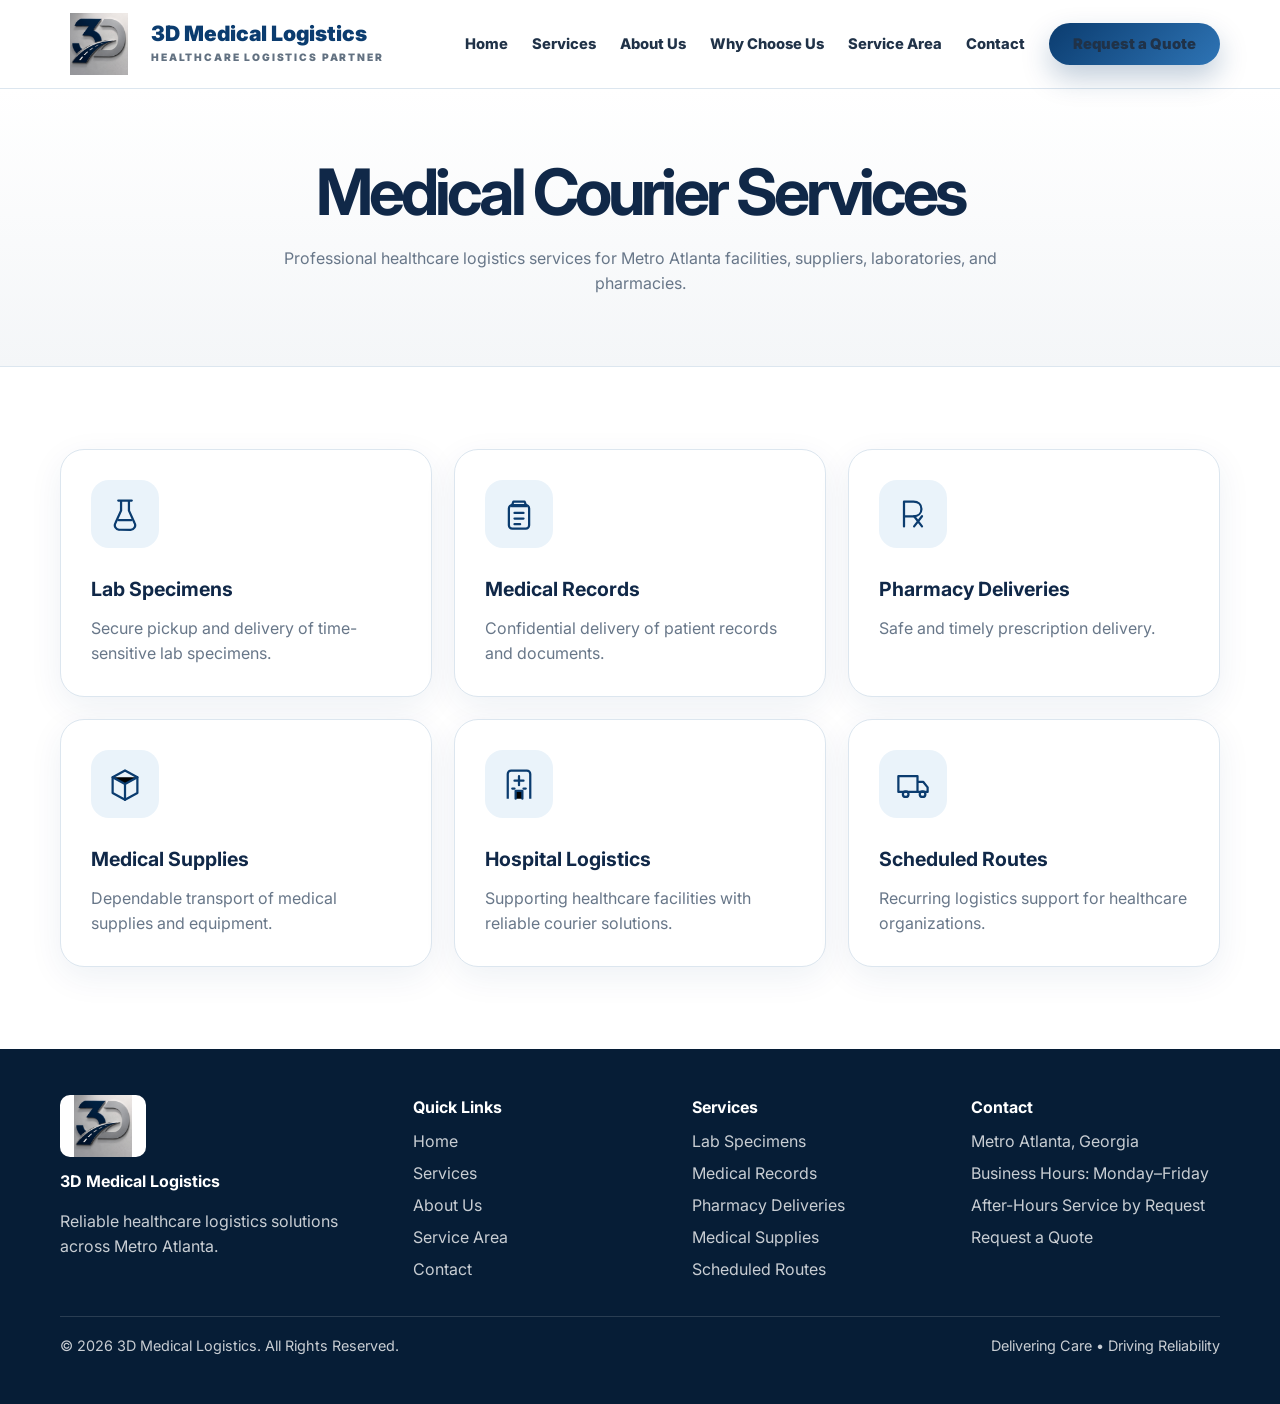
<file: 3d-medical-logistics-site/services.html>
<!doctype html><html lang="en"><head><meta charset="utf-8"><meta name="viewport" content="width=device-width,initial-scale=1"><title>Services | 3D Medical Logistics</title><meta name="description" content="Professional healthcare logistics services for Metro Atlanta facilities, suppliers, laboratories, and pharmacies."><link rel="stylesheet" href="styles.css"></head><body><header class="header"><div class="container nav">
<a class="brand" href="index.html"><img src="assets/logo.png" alt="3D Medical Logistics logo"><span><strong>3D Medical Logistics</strong><small>Healthcare Logistics Partner</small></span></a>
<button class="menu" type="button">Menu</button>
<nav class="links">
<a href="index.html">Home</a><a href="services.html">Services</a><a href="about.html">About Us</a><a href="why-choose-us.html">Why Choose Us</a><a href="service-area.html">Service Area</a><a href="contact.html">Contact</a><a class="btn btn-primary" href="contact.html">Request a Quote</a>
</nav></div></header><main><section class="page-hero"><div class="container"><h1>Medical Courier Services</h1><p>Professional healthcare logistics services for Metro Atlanta facilities, suppliers, laboratories, and pharmacies.</p></div></section><section class="section"><div class="container"><div class="services-grid">
<a class="service-card" href="services.html#lab-specimens"><div class="icon-box"><svg viewBox="0 0 64 64"><path d="M20 8h24M25 8v18L15 48a8 8 0 0 0 7 12h20a8 8 0 0 0 7-12L39 26V8" fill="none" stroke="currentColor" stroke-width="4" stroke-linecap="round" stroke-linejoin="round"/><path d="M21 43h22" stroke="currentColor" stroke-width="4" stroke-linecap="round"/></svg></div><h3>Lab Specimens</h3><p>Secure pickup and delivery of time-sensitive lab specimens.</p></a>
<a class="service-card" href="services.html#medical-records"><div class="icon-box"><svg viewBox="0 0 64 64"><path d="M22 10h20l3 8H19l3-8Z" fill="none" stroke="currentColor" stroke-width="4" stroke-linejoin="round"/><rect x="14" y="16" width="36" height="42" rx="6" fill="none" stroke="currentColor" stroke-width="4"/><path d="M24 30h16M24 40h16M24 50h10" stroke="currentColor" stroke-width="4" stroke-linecap="round"/></svg></div><h3>Medical Records</h3><p>Confidential delivery of patient records and documents.</p></a>
<a class="service-card" href="services.html#pharmacy-deliveries"><div class="icon-box"><svg viewBox="0 0 64 64"><path d="M16 54V10h17c8 0 14 5 14 13s-6 13-14 13H16" fill="none" stroke="currentColor" stroke-width="4" stroke-linecap="round" stroke-linejoin="round"/><path d="M34 36l14 18M48 36 34 54" stroke="currentColor" stroke-width="4" stroke-linecap="round"/></svg></div><h3>Pharmacy Deliveries</h3><p>Safe and timely prescription delivery.</p></a>
<a class="service-card" href="services.html#medical-supplies"><div class="icon-box"><svg viewBox="0 0 64 64"><path d="M10 20 32 8l22 12v28L32 60 10 48V20Z" fill="none" stroke="currentColor" stroke-width="4" stroke-linejoin="round"/><path d="M10 20l22 12 22-12M32 32v28" stroke="currentColor" stroke-width="4" stroke-linecap="round" stroke-linejoin="round"/></svg></div><h3>Medical Supplies</h3><p>Dependable transport of medical supplies and equipment.</p></a>
<a class="service-card" href="services.html#hospital-logistics"><div class="icon-box"><svg viewBox="0 0 64 64"><path d="M12 58V14a6 6 0 0 1 6-6h28a6 6 0 0 1 6 6v44" fill="none" stroke="currentColor" stroke-width="4" stroke-linejoin="round"/><path d="M26 58V44h12v14M32 18v16M24 26h16M20 40h4M40 40h4" stroke="currentColor" stroke-width="4" stroke-linecap="round" stroke-linejoin="round"/></svg></div><h3>Hospital Logistics</h3><p>Supporting healthcare facilities with reliable courier solutions.</p></a>
<a class="service-card" href="services.html#scheduled-routes"><div class="icon-box"><svg viewBox="0 0 64 64"><path d="M6 18h34v28H6V18Zm34 10h10l8 10v8H40V28Z" fill="none" stroke="currentColor" stroke-width="4" stroke-linejoin="round"/><circle cx="19" cy="50" r="5" fill="none" stroke="currentColor" stroke-width="4"/><circle cx="49" cy="50" r="5" fill="none" stroke="currentColor" stroke-width="4"/></svg></div><h3>Scheduled Routes</h3><p>Recurring logistics support for healthcare organizations.</p></a>
</div></div></section></main><footer class="footer"><div class="container">
<div class="footer-grid"><div><img src="assets/logo.png" alt="3D Medical Logistics logo"><strong>3D Medical Logistics</strong><p>Reliable healthcare logistics solutions across Metro Atlanta.</p></div>
<div><h4>Quick Links</h4><a href="index.html">Home</a><a href="services.html">Services</a><a href="about.html">About Us</a><a href="service-area.html">Service Area</a><a href="contact.html">Contact</a></div>
<div><h4>Services</h4><a href="services.html">Lab Specimens</a><a href="services.html">Medical Records</a><a href="services.html">Pharmacy Deliveries</a><a href="services.html">Medical Supplies</a><a href="services.html">Scheduled Routes</a></div>
<div><h4>Contact</h4><a href="contact.html">Metro Atlanta, Georgia</a><a href="contact.html">Business Hours: Monday–Friday</a><a href="contact.html">After-Hours Service by Request</a><a href="contact.html">Request a Quote</a></div></div>
<div class="footer-bottom"><span>© <span data-year></span> 3D Medical Logistics. All Rights Reserved.</span><span>Delivering Care • Driving Reliability</span></div>
</div></footer><script src="script.js"></script></body></html>
</file>
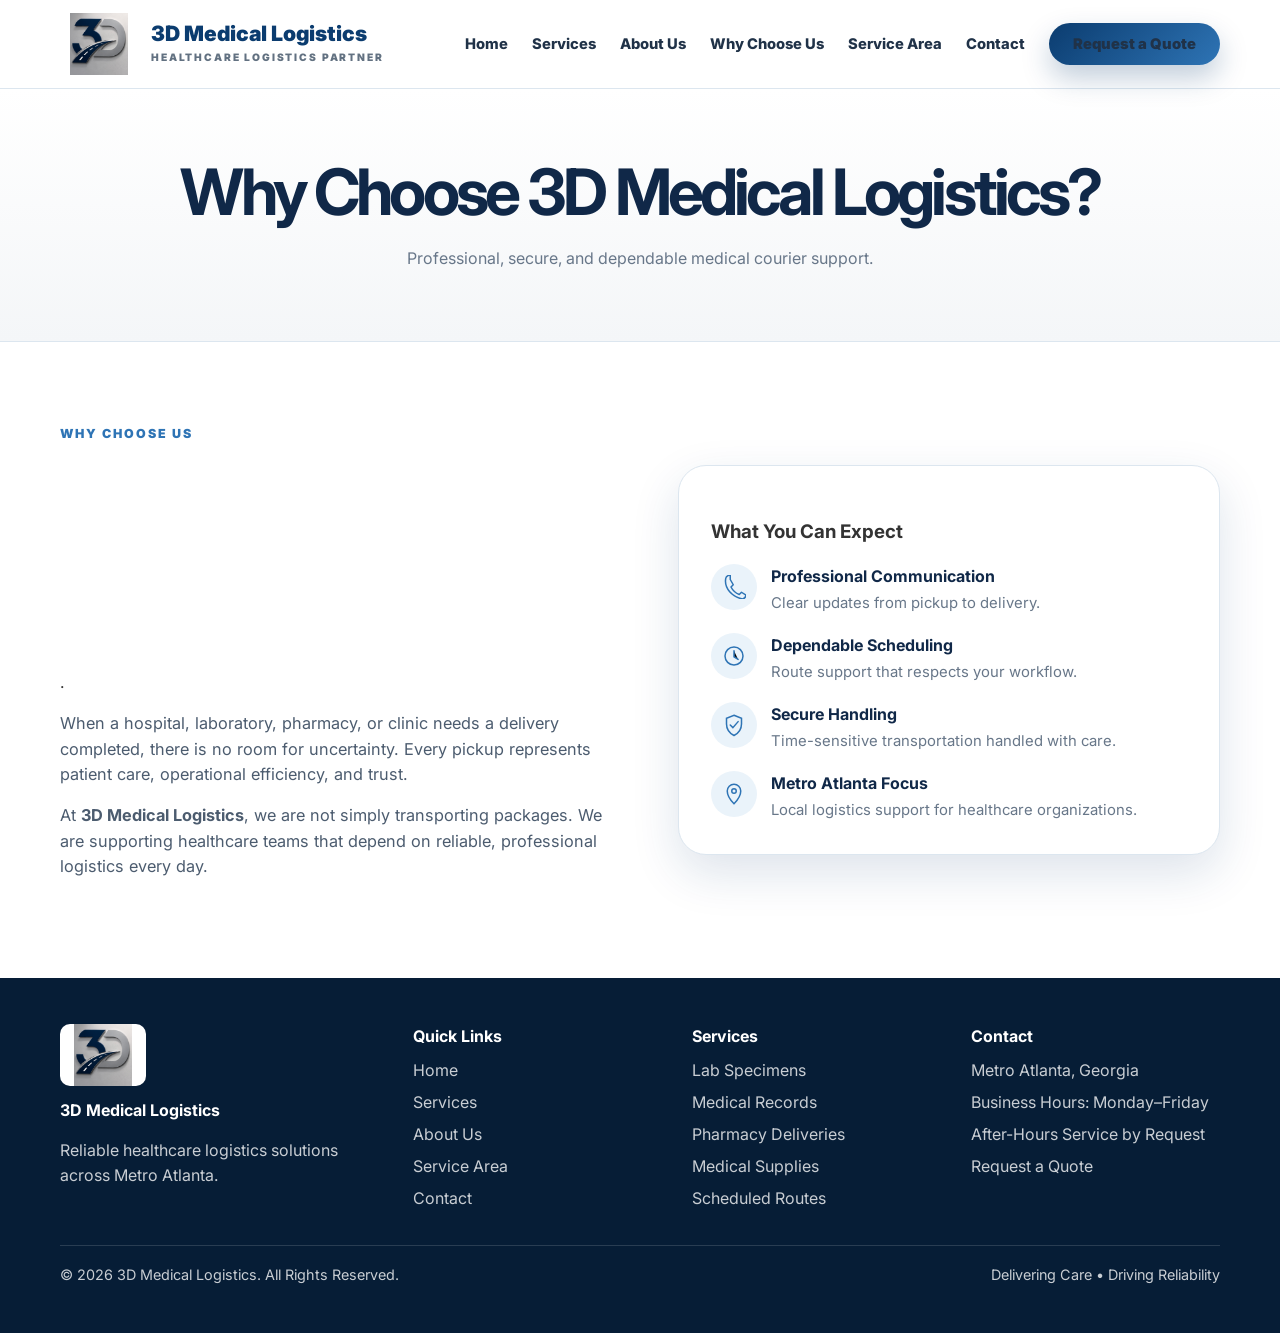
<file: 3d-medical-logistics-site/why-choose-us.html>
<!doctype html><html lang="en"><head><meta charset="utf-8"><meta name="viewport" content="width=device-width,initial-scale=1"><title>Why Choose Us | 3D Medical Logistics</title><meta name="description" content="Professional, secure, and dependable medical courier support."><link rel="stylesheet" href="styles.css"></head><body><header class="header"><div class="container nav">
<a class="brand" href="index.html"><img src="assets/logo.png" alt="3D Medical Logistics logo"><span><strong>3D Medical Logistics</strong><small>Healthcare Logistics Partner</small></span></a>
<button class="menu" type="button">Menu</button>
<nav class="links">
<a href="index.html">Home</a><a href="services.html">Services</a><a href="about.html">About Us</a><a href="why-choose-us.html">Why Choose Us</a><a href="service-area.html">Service Area</a><a href="contact.html">Contact</a><a class="btn btn-primary" href="contact.html">Request a Quote</a>
</nav></div></header><main><section class="page-hero"><div class="container"><h1>Why Choose 3D Medical Logistics?</h1><p>Professional, secure, and dependable medical courier support.</p></div></section><section class="section"><div class="container why-human"><div class="why-copy"><span class="eyebrow">Why Choose Us</span><h1>Your Logistics Partner Behind Every Delivery.</h1>.</h2><p>When a hospital, laboratory, pharmacy, or clinic needs a delivery completed, there is no room for uncertainty. Every pickup represents patient care, operational efficiency, and trust.</p><p>At <strong>3D Medical Logistics</strong>, we are not simply transporting packages. We are supporting healthcare teams that depend on reliable, professional logistics every day.</p></div><div class="commit-card"><h3>What You Can Expect</h3><div class="commit-list"><div class="commit"><div class="mini"><svg viewBox="0 0 64 64"><path d="M22 12 30 26l-6 6c5 10 12 16 22 20l6-6 12 8c-1 5-4 9-9 10C28 59 5 36 10 9c1-5 5-8 12-9v12Z" fill="none" stroke="currentColor" stroke-width="4" stroke-linejoin="round"/></svg></div><div><strong>Professional Communication</strong><span>Clear updates from pickup to delivery.</span></div></div><div class="commit"><div class="mini"><svg viewBox="0 0 64 64"><circle cx="32" cy="32" r="24" fill="none" stroke="currentColor" stroke-width="4"/><path d="M32 18v16l11 7" stroke="currentColor" stroke-width="4" stroke-linecap="round"/></svg></div><div><strong>Dependable Scheduling</strong><span>Route support that respects your workflow.</span></div></div><div class="commit"><div class="mini"><svg viewBox="0 0 64 64"><path d="M32 6 52 14v15c0 16-9 25-20 31C21 54 12 45 12 29V14l20-8Z" fill="none" stroke="currentColor" stroke-width="4"/><path d="m22 32 7 7 14-16" fill="none" stroke="currentColor" stroke-width="4" stroke-linecap="round"/></svg></div><div><strong>Secure Handling</strong><span>Time-sensitive transportation handled with care.</span></div></div><div class="commit"><div class="mini"><svg viewBox="0 0 64 64"><path d="M32 58s18-18 18-34A18 18 0 0 0 14 24c0 16 18 34 18 34Z" fill="none" stroke="currentColor" stroke-width="4"/><circle cx="32" cy="24" r="6" fill="none" stroke="currentColor" stroke-width="4"/></svg></div><div><strong>Metro Atlanta Focus</strong><span>Local logistics support for healthcare organizations.</span></div></div></div></div></div></section></main><footer class="footer"><div class="container">
<div class="footer-grid"><div><img src="assets/logo.png" alt="3D Medical Logistics logo"><strong>3D Medical Logistics</strong><p>Reliable healthcare logistics solutions across Metro Atlanta.</p></div>
<div><h4>Quick Links</h4><a href="index.html">Home</a><a href="services.html">Services</a><a href="about.html">About Us</a><a href="service-area.html">Service Area</a><a href="contact.html">Contact</a></div>
<div><h4>Services</h4><a href="services.html">Lab Specimens</a><a href="services.html">Medical Records</a><a href="services.html">Pharmacy Deliveries</a><a href="services.html">Medical Supplies</a><a href="services.html">Scheduled Routes</a></div>
<div><h4>Contact</h4><a href="contact.html">Metro Atlanta, Georgia</a><a href="contact.html">Business Hours: Monday–Friday</a><a href="contact.html">After-Hours Service by Request</a><a href="contact.html">Request a Quote</a></div></div>
<div class="footer-bottom"><span>© <span data-year></span> 3D Medical Logistics. All Rights Reserved.</span><span>Delivering Care • Driving Reliability</span></div>
</div></footer><script src="script.js"></script></body></html>
</file>
<file: 3d-medical-logistics-site/styles.css>
@import url('https://fonts.googleapis.com/css2?family=Inter:wght@400;500;600;700;800;900&display=swap');
:root{--navy:#0B3C6F;--blue:#2E74B5;--light:#F4F6F8;--text:#333333;--muted:#687789;--white:#fff;--line:#DCE6EF;--shadow:0 18px 48px rgba(11,60,111,.14)}
*{box-sizing:border-box}html{scroll-behavior:smooth}body{margin:0;font-family:Inter,Arial,sans-serif;color:var(--text);background:white;line-height:1.55}a{text-decoration:none;color:inherit}img{display:block;max-width:100%}.container{width:min(1160px,calc(100% - 40px));margin:auto}
.header{position:sticky;top:0;z-index:40;background:#fff;border-bottom:1px solid var(--line)}.nav{height:88px;display:flex;align-items:center;justify-content:space-between;gap:24px}.brand{display:flex;align-items:center;gap:13px;min-width:260px}.brand img{width:78px;height:62px;object-fit:contain;flex:0 0 auto}.brand strong{display:block;color:var(--navy);font-weight:900;font-size:1.32rem;line-height:1}.brand small{display:block;margin-top:6px;color:#627181;text-transform:uppercase;font-weight:900;letter-spacing:.18em;font-size:.64rem}.links{display:flex;align-items:center;gap:24px;font-weight:800;font-size:.92rem;white-space:nowrap}.links a{color:#203248}.links a:hover,.links a.active{color:var(--blue)}.menu{display:none;border:0;background:var(--navy);color:white;border-radius:12px;padding:10px 14px;font-weight:900}
.btn{display:inline-flex;align-items:center;justify-content:center;border-radius:999px;border:0;padding:13px 24px;font-weight:900;white-space:nowrap;line-height:1.1;transition:.2s ease}.btn:hover{transform:translateY(-2px)}.btn-primary{background:linear-gradient(135deg,var(--navy),var(--blue));color:white;box-shadow:0 13px 28px rgba(11,60,111,.25)}.btn-blue{background:var(--blue);color:white;box-shadow:0 13px 28px rgba(46,116,181,.2)}.btn-outline{background:white;color:var(--navy);border:1px solid #AEC2D4}
.hero{background:linear-gradient(90deg,rgba(11,60,111,.82),rgba(11,60,111,.58)),url('assets/background.PNG') center/cover no-repeat;color:white}.hero-grid{min-height:620px;display:grid;grid-template-columns:1.05fr .95fr;gap:42px;align-items:center;padding:70px 0}.kicker{display:block;color:#CBE5F8;text-transform:uppercase;letter-spacing:.16em;font-size:.78rem;font-weight:900;margin-bottom:14px}h1{font-size:clamp(3rem,5vw,5.2rem);letter-spacing:-.06em;line-height:1.02;margin:0 0 22px;color:white}.hero p{font-size:1.08rem;max-width:640px;color:rgba(255,255,255,.88);margin:0 0 28px}.hero-actions{display:flex;gap:14px;flex-wrap:wrap}
.hero-panel{background:rgba(255,255,255,.12);border:1px solid rgba(255,255,255,.28);border-radius:28px;padding:28px;box-shadow:0 24px 60px rgba(0,0,0,.18)}.hero-panel h3{margin:0 0 20px;font-size:1.45rem}.panel-grid{display:grid;grid-template-columns:1fr 1fr;gap:14px}.panel-item{background:rgba(255,255,255,.1);border:1px solid rgba(255,255,255,.2);border-radius:18px;padding:18px;animation:fadeUp .65s ease both}.panel-item:nth-child(2){animation-delay:.12s}.panel-item:nth-child(3){animation-delay:.24s}.panel-item:nth-child(4){animation-delay:.36s}.panel-item strong{display:block;color:white;margin-bottom:5px}.panel-item span{color:rgba(255,255,255,.77);font-size:.9rem}
@keyframes fadeUp{from{opacity:0;transform:translateY(16px)}to{opacity:1;transform:translateY(0)}}
.section{padding:82px 0}.section-soft{background:var(--light)}.section-blue{background:var(--navy);color:white}.section-head{text-align:center;margin-bottom:42px}.eyebrow{display:block;color:var(--blue);text-transform:uppercase;letter-spacing:.16em;font-size:.78rem;font-weight:900;margin-bottom:9px}h2{font-size:clamp(2.25rem,4vw,3.6rem);line-height:1.06;letter-spacing:-.045em;color:#102848;margin:0}.section-blue h2{color:white}.section-head p{max-width:650px;margin:14px auto 0;color:var(--muted)}.section-blue .section-head p{color:rgba(255,255,255,.75)}
.services-grid{display:grid;grid-template-columns:repeat(3,1fr);gap:22px}.service-card{background:#fff;border:1px solid var(--line);border-radius:24px;padding:30px;box-shadow:0 10px 34px rgba(11,60,111,.07);transition:.22s ease;position:relative;overflow:hidden;min-height:236px}.service-card:before{content:"";position:absolute;left:0;top:0;height:5px;width:100%;background:var(--blue);transform:scaleX(0);transform-origin:left;transition:.22s ease}.service-card:hover{transform:translateY(-7px);box-shadow:var(--shadow)}.service-card:hover:before{transform:scaleX(1)}.icon-box{width:68px;height:68px;border-radius:18px;background:#EAF3FA;color:var(--navy);display:grid;place-items:center;margin-bottom:26px;transition:.22s ease}.icon-box svg{width:36px;height:36px}.service-card:hover .icon-box{background:var(--navy);color:white;transform:scale(1.05)}.service-card h3{margin:0 0 12px;font-size:1.22rem;color:#102848}.service-card p{margin:0;color:var(--muted)}
.who-grid{display:grid;grid-template-columns:repeat(6,1fr);gap:16px}.who-card{background:#fff;border:1px solid var(--line);border-radius:22px;padding:24px;text-align:center;box-shadow:0 10px 30px rgba(11,60,111,.06)}.who-card .icon-box{margin:0 auto 14px;width:56px;height:56px}.who-card h3{font-size:1rem;margin:0 0 8px;color:#102848}.who-card p{font-size:.84rem;margin:0;color:var(--muted)}
.why-human{display:grid;grid-template-columns:1fr .95fr;gap:48px;align-items:center}.why-copy p{font-size:1.02rem;color:#4C5C6F}.commit-card{background:white;border:1px solid var(--line);border-radius:28px;padding:32px;box-shadow:var(--shadow)}.commit-list{display:grid;gap:18px;margin-top:18px}.commit{display:grid;grid-template-columns:46px 1fr;gap:14px;align-items:start}.mini{width:46px;height:46px;border-radius:50%;background:#EAF3FA;color:var(--blue);display:grid;place-items:center;flex:0 0 auto}.mini svg{width:24px;height:24px}.commit strong{display:block;color:#102848;margin-bottom:3px}.commit span{display:block;color:var(--muted);font-size:.93rem}
.how{display:grid;grid-template-columns:repeat(4,1fr);gap:20px;position:relative}.how:before{content:"";position:absolute;left:12.5%;right:12.5%;top:52px;height:2px;background:#C9DDEA;z-index:0}.step{background:#fff;border:1px solid var(--line);border-radius:22px;padding:26px;text-align:center;box-shadow:0 10px 30px rgba(11,60,111,.06);position:relative;z-index:1}.step-num{width:54px;height:54px;border-radius:50%;background:var(--navy);color:white;display:grid;place-items:center;font-weight:900;margin:0 auto 16px}.step h3{margin:0;color:#102848}.step p{font-size:.9rem;color:var(--muted);margin:8px 0 0}
.stats{background:var(--navy);color:white;padding:34px 0}.stats-grid{display:grid;grid-template-columns:repeat(4,1fr);gap:18px}.stat{padding:18px;border-left:1px solid rgba(255,255,255,.22)}.stat:first-child{border-left:0}.stat strong{display:block;font-size:1.45rem}.stat span{color:rgba(255,255,255,.75);font-weight:700}
.map-section{display:grid;grid-template-columns:.42fr .58fr;background:#fff;border-top:1px solid var(--line);border-bottom:1px solid var(--line)}.map-copy{padding:58px 42px 58px max(42px,calc((100vw - 1160px)/2))}.areas{columns:2;list-style:none;padding:0;margin:22px 0}.areas li{font-weight:700;color:#34465A;margin:8px 0}.areas li:before{content:"•";color:var(--blue);margin-right:8px}.map-img{min-height:460px;background:url('assets/map.svg') center/cover no-repeat}
.trust-values{display:grid;grid-template-columns:repeat(3,1fr);gap:22px}.value-card{background:white;border:1px solid var(--line);border-radius:24px;padding:28px;box-shadow:0 10px 30px rgba(11,60,111,.06)}.value-card h3{color:#102848;margin:0 0 10px}.value-card p{margin:0;color:var(--muted)}
.cta{background:linear-gradient(90deg,var(--navy),var(--blue));border-radius:28px;color:white;padding:44px;display:grid;grid-template-columns:1fr auto;align-items:center;gap:24px;box-shadow:var(--shadow)}.cta h2{color:white}.cta p{margin:10px 0 0;color:rgba(255,255,255,.86)}
.footer{background:#061D36;color:rgba(255,255,255,.78);padding:46px 0}.footer-grid{display:grid;grid-template-columns:1.3fr 1fr 1fr 1fr;gap:30px}.footer img{width:86px;height:62px;object-fit:contain;background:white;border-radius:10px;margin-bottom:12px}.footer h4,.footer strong{color:white;margin:0 0 10px}.footer a{display:block;color:rgba(255,255,255,.78);margin:7px 0}.footer-bottom{border-top:1px solid rgba(255,255,255,.14);margin-top:28px;padding-top:18px;display:flex;justify-content:space-between;gap:16px;flex-wrap:wrap;font-size:.9rem}
.page-hero{background:linear-gradient(180deg,#fff,var(--light));padding:70px 0;text-align:center;border-bottom:1px solid var(--line)}.page-hero h1{color:#102848;font-size:clamp(2.6rem,5vw,4.3rem)}.page-hero p{color:var(--muted);max-width:740px;margin:12px auto 0}.content-grid{display:grid;grid-template-columns:repeat(2,1fr);gap:20px}.content-card{background:white;border:1px solid var(--line);border-radius:20px;padding:26px;box-shadow:0 10px 28px rgba(11,60,111,.06)}.content-card h3{color:var(--navy);margin:0 0 8px}.content-card p{color:var(--muted);margin:0}
.form-card{background:#fff;border:1px solid var(--line);border-radius:22px;padding:30px;box-shadow:var(--shadow)}.form-grid{display:grid;grid-template-columns:1fr 1fr;gap:16px}label{display:block;font-size:.85rem;font-weight:900;color:var(--navy);margin-bottom:7px}input,select,textarea{width:100%;border:1px solid #D3DFEA;border-radius:13px;padding:13px 14px;font:inherit;color:var(--text)}textarea{min-height:130px;resize:vertical}.full{grid-column:1/-1}
@media(max-width:1100px){.menu{display:block}.links{display:none;position:absolute;top:88px;left:20px;right:20px;background:white;border:1px solid var(--line);box-shadow:var(--shadow);border-radius:18px;padding:16px;flex-direction:column;align-items:stretch;white-space:normal}.links.open{display:flex}.hero-grid,.why-human,.map-section,.cta{grid-template-columns:1fr}.services-grid{grid-template-columns:repeat(2,1fr)}.who-grid{grid-template-columns:repeat(3,1fr)}.stats-grid,.how{grid-template-columns:repeat(2,1fr)}.how:before{display:none}.map-copy{padding:50px 24px}.footer-grid{grid-template-columns:1fr 1fr}}
@media(max-width:650px){.container{width:min(100% - 28px,1160px)}.nav{height:82px}.brand{min-width:0}.brand img{width:58px;height:48px}.brand strong{font-size:1.02rem}.brand small{font-size:.5rem;letter-spacing:.12em}.hero-grid{padding:46px 0;min-height:auto}h1{font-size:2.75rem}.panel-grid,.services-grid,.who-grid,.how,.stats-grid,.trust-values,.content-grid,.form-grid,.footer-grid{grid-template-columns:1fr}.section{padding:58px 0}.hero-panel{padding:20px}}
</file>
